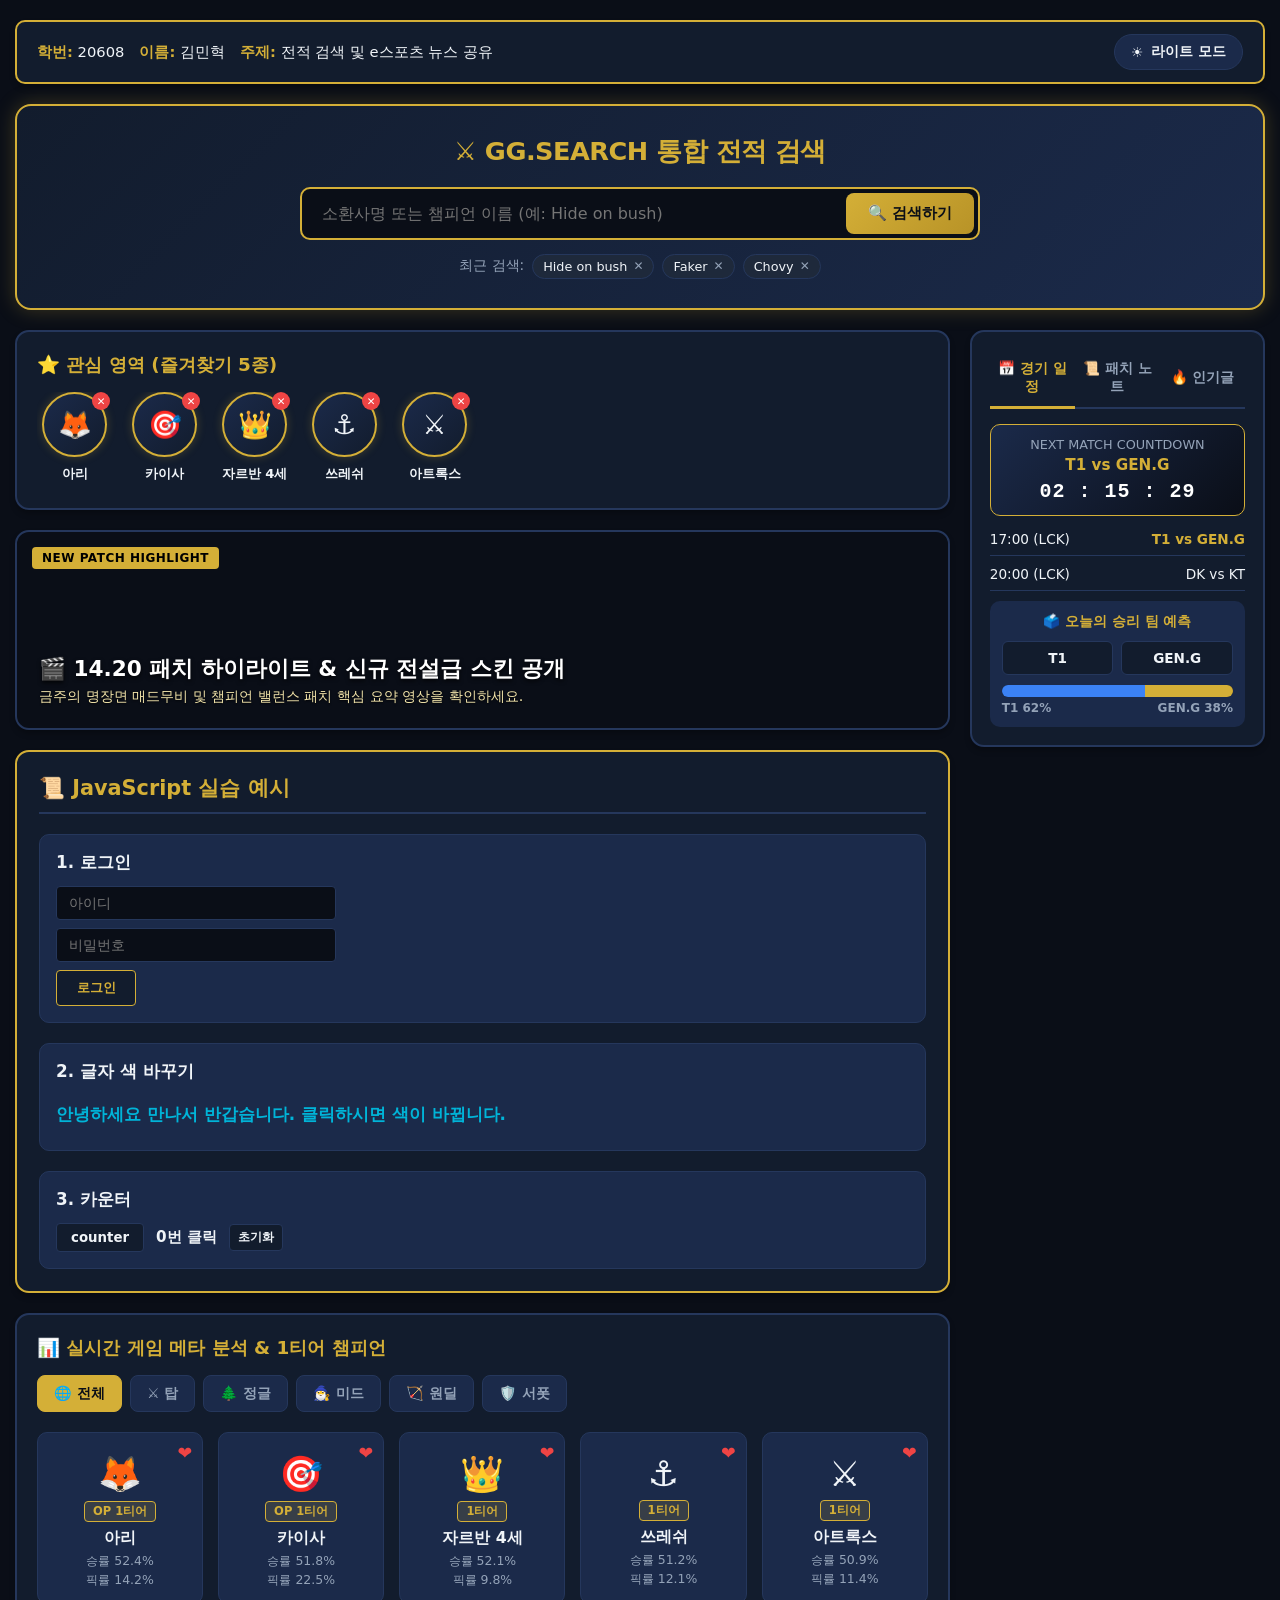
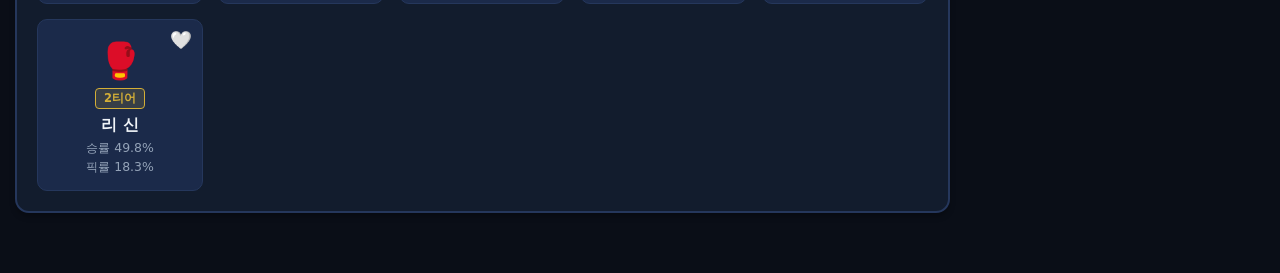
<file: index.html>
<!DOCTYPE html>
<html lang="ko">
<head>
  <meta charset="UTF-8">
  <meta name="viewport" content="width=device-width, initial-scale=1.0">
  <title>GG.SEARCH - 전적 검색 및 JavaScript 예시</title>
  <style>
    :root {
      --bg-dark: #0a0e17;
      --card-navy: #121c2d;
      --accent-navy: #1b2a4a;
      --border-navy: #25375c;
      --gold-main: #d4af37;
      --gold-light: #f3e5ab;
      --gold-hover: #b89327;
      --gold-glow: rgba(212, 175, 55, 0.25);
      --text-main: #f0f4f8;
      --text-muted: #94a3b8;
      --win-blue: #3b82f6;
      --chip-bg: #1e293b;
      --heart-active: #ef4444;
      --shadow-sm: 0 4px 6px -1px rgba(0, 0, 0, 0.3);
      --shadow-lg: 0 10px 25px -5px rgba(0, 0, 0, 0.5);
    }

    body.light-mode {
      --bg-dark: #f1f5f9;
      --card-navy: #ffffff;
      --accent-navy: #e2e8f0;
      --border-navy: #cbd5e1;
      --gold-main: #b8860b;
      --gold-light: #785202;
      --gold-hover: #966c06;
      --gold-glow: rgba(184, 134, 11, 0.15);
      --text-main: #0f172a;
      --text-muted: #64748b;
      --win-blue: #2563eb;
      --chip-bg: #e2e8f0;
      --shadow-sm: 0 4px 6px -1px rgba(0, 0, 0, 0.05);
      --shadow-lg: 0 10px 25px -5px rgba(0, 0, 0, 0.1);
    }

    * {
      box-sizing: border-box;
      margin: 0;
      padding: 0;
      font-family: 'Pretendard', -apple-system, BlinkMacSystemFont, system-ui, Roboto, sans-serif;
      transition: background-color 0.25s ease, color 0.25s ease, border-color 0.25s ease;
    }

    body {
      background-color: var(--bg-dark);
      color: var(--text-main);
      display: flex;
      flex-direction: column;
      align-items: center;
      min-height: 100vh;
      padding: 20px 15px 60px 15px;
    }

    .container {
      width: 100%;
      max-width: 1280px;
      display: flex;
      flex-direction: column;
      gap: 20px;
    }

    /* 학번/이름 정보 상단 바 */
    .info-header {
      background: var(--card-navy);
      border: 2px solid var(--gold-main);
      border-radius: 10px;
      padding: 12px 20px;
      display: flex;
      justify-content: space-between;
      align-items: center;
      box-shadow: var(--shadow-sm);
      flex-wrap: wrap;
      gap: 10px;
    }

    .info-details {
      display: flex;
      align-items: center;
      gap: 15px;
      font-size: 0.92rem;
      flex-wrap: wrap;
    }

    .info-details span {
      color: var(--gold-main);
      font-weight: 700;
    }

    .theme-toggle-btn {
      background: var(--accent-navy);
      border: 1px solid var(--border-navy);
      color: var(--text-main);
      padding: 8px 16px;
      border-radius: 20px;
      cursor: pointer;
      font-weight: 600;
      font-size: 0.85rem;
      display: flex;
      align-items: center;
      gap: 8px;
    }

    .theme-toggle-btn:hover {
      border-color: var(--gold-main);
      color: var(--gold-main);
    }

    /* 1. 헤더 영역 & 검색창 */
    .header-section {
      background: linear-gradient(135deg, var(--card-navy) 0%, var(--accent-navy) 100%);
      border: 2px solid var(--gold-main);
      border-radius: 16px;
      padding: 28px 20px;
      text-align: center;
      box-shadow: 0 0 20px var(--gold-glow);
      position: relative;
    }

    .search-title {
      color: var(--gold-main);
      font-size: 1.6rem;
      margin-bottom: 18px;
      font-weight: 800;
      letter-spacing: -0.5px;
      display: flex;
      align-items: center;
      justify-content: center;
      gap: 10px;
    }

    .search-box-wrapper {
      max-width: 680px;
      margin: 0 auto;
      display: flex;
      flex-direction: column;
      gap: 12px;
    }

    .search-box {
      display: flex;
      position: relative;
      align-items: center;
      width: 100%;
    }

    .search-input {
      width: 100%;
      padding: 15px 120px 15px 20px;
      border-radius: 10px;
      border: 2px solid var(--gold-main);
      background-color: var(--bg-dark);
      color: var(--text-main);
      font-size: 1rem;
      outline: none;
    }

    .search-input:focus {
      box-shadow: 0 0 12px var(--gold-glow);
    }

    .clear-btn {
      position: absolute;
      right: 110px;
      background: none;
      border: none;
      color: var(--text-muted);
      font-size: 1rem;
      cursor: pointer;
      display: none;
      padding: 5px;
    }

    .clear-btn:hover {
      color: var(--text-main);
    }

    .search-btn {
      position: absolute;
      right: 6px;
      padding: 10px 22px;
      background: linear-gradient(135deg, var(--gold-main) 0%, var(--gold-hover) 100%);
      border: none;
      border-radius: 8px;
      color: #0a0e17;
      font-weight: 700;
      font-size: 0.95rem;
      cursor: pointer;
      display: flex;
      align-items: center;
      gap: 6px;
    }

    .search-btn:hover {
      transform: translateY(-1px);
      box-shadow: 0 4px 10px var(--gold-glow);
    }

    /* 최근 검색어 저장 칩 */
    .recent-searches {
      display: flex;
      align-items: center;
      gap: 8px;
      flex-wrap: wrap;
      justify-content: center;
      font-size: 0.85rem;
      color: var(--text-muted);
      min-height: 28px;
    }

    .search-chip {
      background-color: var(--chip-bg);
      border: 1px solid var(--border-navy);
      color: var(--text-main);
      padding: 4px 10px;
      border-radius: 15px;
      display: flex;
      align-items: center;
      gap: 6px;
      cursor: pointer;
      font-size: 0.8rem;
    }

    .search-chip:hover {
      border-color: var(--gold-main);
    }

    .chip-remove {
      color: var(--text-muted);
      font-size: 0.75rem;
    }

    .chip-remove:hover {
      color: var(--heart-active);
    }

    /* 본문 및 사이드바 반응형 레이아웃 */
    .content-wrapper {
      display: flex;
      gap: 20px;
    }

    .main-content {
      flex: 3.8;
      display: flex;
      flex-direction: column;
      gap: 20px;
    }

    /* 4. 관심 영역 (개인화 즐겨찾기) */
    .favorite-section {
      background-color: var(--card-navy);
      border: 2px solid var(--border-navy);
      border-radius: 14px;
      padding: 20px;
      box-shadow: var(--shadow-sm);
    }

    .section-header {
      display: flex;
      justify-content: space-between;
      align-items: center;
      margin-bottom: 15px;
    }

    .section-title {
      font-size: 1.15rem;
      color: var(--gold-main);
      font-weight: 700;
      display: flex;
      align-items: center;
      gap: 8px;
    }

    .favorite-icons {
      display: flex;
      justify-content: flex-start;
      align-items: center;
      gap: 15px;
      overflow-x: auto;
      padding-bottom: 5px;
    }

    .fav-item {
      display: flex;
      flex-direction: column;
      align-items: center;
      gap: 8px;
      min-width: 75px;
      cursor: pointer;
      position: relative;
    }

    .fav-circle {
      width: 65px;
      height: 65px;
      border-radius: 50%;
      background: linear-gradient(135deg, var(--accent-navy) 0%, var(--card-navy) 100%);
      border: 2px solid var(--gold-main);
      box-shadow: 0 0 10px var(--gold-glow);
      display: flex;
      justify-content: center;
      align-items: center;
      font-size: 1.7rem;
    }

    .fav-item:hover .fav-circle {
      transform: translateY(-3px);
      box-shadow: 0 6px 15px var(--gold-glow);
    }

    .fav-name {
      font-size: 0.82rem;
      color: var(--text-main);
      font-weight: 600;
      text-align: center;
      white-space: nowrap;
    }

    .fav-remove-btn {
      position: absolute;
      top: 0;
      right: 2px;
      background: var(--heart-active);
      color: #fff;
      border: none;
      border-radius: 50%;
      width: 18px;
      height: 18px;
      font-size: 0.65rem;
      cursor: pointer;
      display: flex;
      align-items: center;
      justify-content: center;
    }

    /* 5. 하이라이트 배너 */
    .highlight-banner {
      background: linear-gradient(180deg, rgba(10,14,23,0.3) 0%, rgba(10,14,23,0.95) 100%), url('https://picsum.photos/900/320?game') center/cover;
      border: 2px solid var(--border-navy);
      border-radius: 14px;
      height: 200px;
      display: flex;
      flex-direction: column;
      justify-content: flex-end;
      padding: 22px;
      position: relative;
      overflow: hidden;
      box-shadow: var(--shadow-sm);
    }

    .banner-badge {
      position: absolute;
      top: 15px;
      left: 15px;
      background-color: var(--gold-main);
      color: #000;
      font-weight: 800;
      font-size: 0.75rem;
      padding: 4px 10px;
      border-radius: 4px;
      letter-spacing: 0.5px;
    }

    .banner-title {
      font-size: 1.35rem;
      color: #ffffff;
      font-weight: 800;
      text-shadow: 0 2px 4px rgba(0,0,0,0.8);
    }

    .banner-desc {
      color: var(--gold-light);
      font-size: 0.9rem;
      margin-top: 4px;
      text-shadow: 0 1px 2px rgba(0,0,0,0.8);
    }

    /* 메인 피드 & 포지션 필터 */
    .meta-feed {
      background-color: var(--card-navy);
      border: 2px solid var(--border-navy);
      border-radius: 14px;
      padding: 20px;
      box-shadow: var(--shadow-sm);
    }

    .position-filter-bar {
      display: flex;
      gap: 8px;
      margin: 15px 0 20px 0;
      flex-wrap: wrap;
    }

    .filter-btn {
      background: var(--accent-navy);
      border: 1px solid var(--border-navy);
      color: var(--text-muted);
      padding: 8px 16px;
      border-radius: 8px;
      cursor: pointer;
      font-weight: 600;
      font-size: 0.88rem;
      display: flex;
      align-items: center;
      gap: 6px;
    }

    .filter-btn.active, .filter-btn:hover {
      background: var(--gold-main);
      color: #0a0e17;
      border-color: var(--gold-main);
      font-weight: 700;
    }

    .champion-grid {
      display: grid;
      grid-template-columns: repeat(auto-fill, minmax(150px, 1fr));
      gap: 15px;
    }

    .champ-card {
      background-color: var(--accent-navy);
      border: 1px solid var(--border-navy);
      border-radius: 10px;
      padding: 14px;
      text-align: center;
      position: relative;
      display: flex;
      flex-direction: column;
      align-items: center;
    }

    .champ-card:hover {
      border-color: var(--gold-main);
      transform: translateY(-2px);
    }

    .heart-btn {
      position: absolute;
      top: 10px;
      right: 10px;
      background: none;
      border: none;
      color: var(--text-muted);
      font-size: 1.1rem;
      cursor: pointer;
    }

    .heart-btn.active {
      color: var(--heart-active);
    }

    .champ-avatar {
      font-size: 2.2rem;
      margin: 6px 0;
    }

    .champ-badge {
      background-color: rgba(212, 175, 55, 0.15);
      color: var(--gold-main);
      font-weight: 700;
      font-size: 0.72rem;
      padding: 2px 8px;
      border-radius: 4px;
      border: 1px solid var(--gold-main);
    }

    .champ-name {
      font-size: 0.98rem;
      font-weight: 700;
      margin: 6px 0 4px 0;
    }

    .champ-stats {
      font-size: 0.78rem;
      color: var(--text-muted);
      display: flex;
      flex-direction: column;
      gap: 2px;
    }

    /* 📌 JavaScript 실습 예시 3가지 전용 섹션 */
    .js-demo-section {
      background-color: var(--card-navy);
      border: 2px solid var(--gold-main);
      border-radius: 14px;
      padding: 22px;
      box-shadow: var(--shadow-sm);
      display: flex;
      flex-direction: column;
      gap: 20px;
    }

    .js-demo-title {
      font-size: 1.3rem;
      font-weight: 800;
      color: var(--gold-main);
      border-bottom: 2px solid var(--border-navy);
      padding-bottom: 10px;
    }

    .js-example-box {
      background-color: var(--accent-navy);
      border: 1px solid var(--border-navy);
      border-radius: 10px;
      padding: 16px;
      display: flex;
      flex-direction: column;
      gap: 12px;
    }

    .js-example-header {
      font-size: 1.05rem;
      font-weight: 700;
      color: var(--text-main);
    }

    /* 1. 로그인 폼 */
    .login-form {
      display: flex;
      flex-direction: column;
      gap: 8px;
      max-width: 280px;
    }

    .login-input {
      padding: 8px 12px;
      border: 1px solid var(--border-navy);
      border-radius: 4px;
      background-color: var(--bg-dark);
      color: var(--text-main);
      font-size: 0.9rem;
      outline: none;
    }

    .login-input:focus {
      border-color: var(--gold-main);
    }

    .login-btn {
      padding: 8px;
      background-color: var(--card-navy);
      border: 1px solid var(--gold-main);
      color: var(--gold-main);
      font-weight: bold;
      border-radius: 4px;
      cursor: pointer;
      width: 80px;
    }

    .login-btn:hover {
      background-color: var(--gold-main);
      color: #000;
    }

    /* 2. 글자 색 바꾸기 */
    .color-change-text {
      font-size: 1.05rem;
      font-weight: 700;
      color: #00b4d8;
      cursor: pointer;
      user-select: none;
      padding: 8px 0;
      transition: color 0.2s ease;
    }

    /* 3. 카운터 */
    .counter-wrapper {
      display: flex;
      align-items: center;
      gap: 12px;
    }

    .counter-btn {
      padding: 6px 14px;
      background-color: var(--card-navy);
      border: 1px solid var(--border-navy);
      color: var(--text-main);
      border-radius: 4px;
      cursor: pointer;
      font-weight: bold;
    }

    .counter-btn:hover {
      border-color: var(--gold-main);
      color: var(--gold-main);
    }

    /* 2. 사이드바 영역 (탭, 타이머, 승패예측) */
    .side-menu {
      flex: 1.2;
      min-width: 280px;
      display: flex;
      flex-direction: column;
      gap: 18px;
    }

    .side-card {
      background-color: var(--card-navy);
      border: 2px solid var(--border-navy);
      border-radius: 14px;
      padding: 18px;
      box-shadow: var(--shadow-sm);
    }

    /* 사이드바 탭 메뉴 */
    .tab-header {
      display: flex;
      border-bottom: 2px solid var(--border-navy);
      margin-bottom: 15px;
    }

    .tab-btn {
      flex: 1;
      padding: 10px 4px;
      background: none;
      border: none;
      color: var(--text-muted);
      font-weight: 700;
      font-size: 0.85rem;
      cursor: pointer;
      border-bottom: 3px solid transparent;
      margin-bottom: -2px;
    }

    .tab-btn.active {
      color: var(--gold-main);
      border-bottom-color: var(--gold-main);
    }

    .tab-content {
      display: none;
    }

    .tab-content.active {
      display: block;
    }

    /* LCK 카운트다운 타이머 */
    .timer-box {
      background: linear-gradient(135deg, var(--accent-navy) 0%, var(--bg-dark) 100%);
      border: 1px solid var(--gold-main);
      border-radius: 10px;
      padding: 12px;
      text-align: center;
      margin-bottom: 15px;
    }

    .timer-title {
      font-size: 0.8rem;
      color: var(--text-muted);
      margin-bottom: 4px;
    }

    .timer-match {
      font-weight: 700;
      color: var(--gold-main);
      font-size: 0.95rem;
      margin-bottom: 6px;
    }

    .timer-clock {
      font-family: monospace;
      font-size: 1.25rem;
      font-weight: 800;
      color: #ffffff;
      letter-spacing: 1px;
    }

    /* LCK 승패 예측 투표 */
    .poll-section {
      background: var(--accent-navy);
      border-radius: 10px;
      padding: 12px;
      margin-top: 10px;
    }

    .poll-title {
      font-size: 0.85rem;
      font-weight: 700;
      color: var(--gold-main);
      margin-bottom: 10px;
      text-align: center;
    }

    .poll-buttons {
      display: flex;
      gap: 8px;
    }

    .poll-btn {
      flex: 1;
      padding: 8px;
      border: 1px solid var(--border-navy);
      background-color: var(--card-navy);
      color: var(--text-main);
      border-radius: 6px;
      cursor: pointer;
      font-weight: 700;
      font-size: 0.85rem;
    }

    .poll-btn:hover {
      border-color: var(--gold-main);
      color: var(--gold-main);
    }

    .poll-result-bar {
      margin-top: 10px;
      background-color: var(--bg-dark);
      border-radius: 6px;
      height: 12px;
      display: flex;
      overflow: hidden;
    }

    .poll-fill-t1 {
      background-color: #3b82f6;
      height: 100%;
      width: 50%;
      transition: width 0.5s ease;
    }

    .poll-fill-gen {
      background-color: var(--gold-main);
      height: 100%;
      width: 50%;
      transition: width 0.5s ease;
    }

    .poll-percentages {
      display: flex;
      justify-content: space-between;
      font-size: 0.75rem;
      margin-top: 4px;
      color: var(--text-muted);
      font-weight: 600;
    }

    /* 사이드 리스트 */
    .side-list {
      list-style: none;
      display: flex;
      flex-direction: column;
      gap: 10px;
      font-size: 0.85rem;
    }

    .side-list li {
      display: flex;
      justify-content: space-between;
      align-items: center;
      padding-bottom: 8px;
      border-bottom: 1px solid var(--border-navy);
    }

    /* 로딩 스피너 오버레이 */
    .loading-overlay {
      position: fixed;
      top: 0;
      left: 0;
      width: 100vw;
      height: 100vh;
      background: rgba(10, 14, 23, 0.75);
      backdrop-filter: blur(4px);
      display: none;
      justify-content: center;
      align-items: center;
      flex-direction: column;
      z-index: 9999;
    }

    .spinner {
      width: 50px;
      height: 50px;
      border: 5px solid var(--border-navy);
      border-top: 5px solid var(--gold-main);
      border-radius: 50%;
      animation: spin 0.8s linear infinite;
    }

    @keyframes spin {
      0% { transform: rotate(0deg); }
      100% { transform: rotate(360deg); }
    }

    .loading-text {
      margin-top: 15px;
      color: var(--gold-main);
      font-weight: 700;
      font-size: 1.05rem;
    }

    /* TOP 플로팅 버튼 */
    .top-btn {
      position: fixed;
      bottom: 25px;
      right: 25px;
      width: 48px;
      height: 48px;
      background: var(--gold-main);
      color: #0a0e17;
      border: none;
      border-radius: 50%;
      box-shadow: 0 4px 15px var(--gold-glow);
      font-size: 1.2rem;
      cursor: pointer;
      display: none;
      justify-content: center;
      align-items: center;
      z-index: 100;
    }

    .top-btn:hover {
      transform: translateY(-3px);
      background: var(--gold-light);
    }

    /* 토스트 알림 메시지 */
    .toast-container {
      position: fixed;
      bottom: 25px;
      left: 25px;
      display: flex;
      flex-direction: column;
      gap: 10px;
      z-index: 9999;
    }

    .toast {
      background: var(--card-navy);
      color: var(--text-main);
      border-left: 4px solid var(--gold-main);
      padding: 12px 18px;
      border-radius: 6px;
      box-shadow: var(--shadow-lg);
      font-size: 0.9rem;
      font-weight: 600;
      display: flex;
      align-items: center;
      gap: 10px;
      animation: slideIn 0.3s ease, fadeOut 0.3s ease 2.7s forwards;
    }

    @keyframes slideIn {
      from { transform: translateX(-100%); opacity: 0; }
      to { transform: translateX(0); opacity: 1; }
    }

    @keyframes fadeOut {
      from { opacity: 1; }
      to { opacity: 0; }
    }

    /* 모바일 반응형 */
    @media (max-width: 900px) {
      .content-wrapper {
        flex-direction: column;
      }
      .side-menu {
        width: 100%;
      }
    }
  </style>
</head>
<body>

  <!-- 로딩 스피너 오버레이 -->
  <div class="loading-overlay" id="loadingOverlay">
    <div class="spinner"></div>
    <div class="loading-text">전적 및 매치 데이터를 분석하는 중...</div>
  </div>

  <!-- 토스트 알림 컨테이너 -->
  <div class="toast-container" id="toastContainer"></div>

  <!-- 맨 위로 가기 버튼 -->
  <button class="top-btn" id="topBtn" onclick="scrollToTop()">▲</button>

  <div class="container">
    
    <!-- 학번/이름 및 디자인 목표 상단바 -->
    <div class="info-header">
      <div class="info-details">
        <div><span>학번:</span> 20608</div>
        <div><span>이름:</span> 김민혁</div>
        <div><span>주제:</span> 전적 검색 및 e스포츠 뉴스 공유</div>
      </div>
      <button class="theme-toggle-btn" onclick="toggleTheme()">
        <span id="themeIcon">☀️</span> <span id="themeText">라이트 모드</span>
      </button>
    </div>

    <!-- 1. 헤더 영역 (통합 전적 검색) -->
    <header class="header-section">
      <div class="search-title">⚔️ GG.SEARCH 통합 전적 검색</div>
      <div class="search-box-wrapper">
        <div class="search-box">
          <input type="text" class="search-input" id="searchInput" placeholder="소환사명 또는 챔피언 이름 (예: Hide on bush)" onkeyup="handleKeyUp(event)" oninput="toggleClearBtn()">
          <button class="clear-btn" id="clearBtn" onclick="clearSearchInput()">✕</button>
          <button class="search-btn" onclick="executeSearch()">🔍 검색하기</button>
        </div>
        <!-- 최근 검색어 저장 영역 (LocalStorage) -->
        <div class="recent-searches" id="recentSearches">
          <span>최근 검색:</span>
          <!-- 스크립트로 태그 삽입됨 -->
        </div>
      </div>
    </header>

    <!-- 메인 레이아웃 (본문 80% + 사이드 20%) -->
    <div class="content-wrapper">
      
      <!-- 3. 본문 영역 -->
      <main class="main-content">
        
        <!-- 4. 관심 영역 (모스트 챔피언/프로게이머) -->
        <section class="favorite-section">
          <div class="section-header">
            <div class="section-title">⭐ 관심 영역 (즐겨찾기 5종)</div>
          </div>
          <div class="favorite-icons" id="favoriteIcons">
            <!-- 자바스크립트로 동적 렌더링됨 -->
          </div>
        </section>

        <!-- 5. 하이라이트 영상/스킨 중앙 배치 -->
        <section class="highlight-banner">
          <span class="banner-badge">NEW PATCH HIGHLIGHT</span>
          <div class="banner-title">🎬 14.20 패치 하이라이트 & 신규 전설급 스킨 공개</div>
          <div class="banner-desc">금주의 명장면 매드무비 및 챔피언 밸런스 패치 핵심 요약 영상을 확인하세요.</div>
        </section>

        <!-- 📌 [추가됨] JavaScript 실습 예시 3가지 섹션 -->
        <section class="js-demo-section">
          <div class="js-demo-title">📜 JavaScript 실습 예시</div>

          <!-- 예시 1. 로그인 -->
          <div class="js-example-box">
            <div class="js-example-header">1. 로그인</div>
            <div class="login-form">
              <input type="text" id="loginId" class="login-input" placeholder="아이디">
              <input type="password" id="loginPw" class="login-input" placeholder="비밀번호">
              <button class="login-btn" onclick="handleDemoLogin()">로그인</button>
            </div>
          </div>

          <!-- 예시 2. 글자 색 바꾸기 -->
          <div class="js-example-box">
            <div class="js-example-header">2. 글자 색 바꾸기</div>
            <div class="color-change-text" id="colorText" onclick="changeTextColor()">
              안녕하세요 만나서 반갑습니다. 클릭하시면 색이 바뀝니다.
            </div>
          </div>

          <!-- 예시 3. 카운터 -->
          <div class="js-example-box">
            <div class="js-example-header">3. 카운터</div>
            <div class="counter-wrapper">
              <button class="counter-btn" onclick="incrementCounter()">counter</button>
              <span id="counterText" style="font-weight: bold; font-size: 0.95rem;">0번 클릭</span>
              <button class="counter-btn" style="font-size:0.75rem; padding:4px 8px;" onclick="resetCounter()">초기화</button>
            </div>
          </div>
        </section>

        <!-- 메인 피드 (포지션 필터 & 1티어 챔피언) -->
        <section class="meta-feed">
          <div class="section-title">📊 실시간 게임 메타 분석 & 1티어 챔피언</div>
          
          <!-- 포지션 필터 버튼 -->
          <div class="position-filter-bar">
            <button class="filter-btn active" onclick="filterPosition('ALL', this)">🌐 전체</button>
            <button class="filter-btn" onclick="filterPosition('TOP', this)">⚔️ 탑</button>
            <button class="filter-btn" onclick="filterPosition('JGL', this)">🌲 정글</button>
            <button class="filter-btn" onclick="filterPosition('MID', this)">🧙‍♂️ 미드</button>
            <button class="filter-btn" onclick="filterPosition('ADC', this)">🏹 원딜</button>
            <button class="filter-btn" onclick="filterPosition('SUP', this)">🛡️ 서폿</button>
          </div>

          <!-- 챔피언 그리드 -->
          <div class="champion-grid" id="championGrid">
            <!-- JS 동적 생성 -->
          </div>
        </section>

      </main>

      <!-- 2. 사이드 메뉴 -->
      <aside class="side-menu">
        
        <div class="side-card">
          <!-- 탭 헤더 -->
          <div class="tab-header">
            <button class="tab-btn active" onclick="switchTab('tab-schedule', this)">📅 경기 일정</button>
            <button class="tab-btn" onclick="switchTab('tab-patch', this)">📜 패치 노트</button>
            <button class="tab-btn" onclick="switchTab('tab-community', this)">🔥 인기글</button>
          </div>

          <!-- 탭 1: 경기 일정 & 타이머 & 승패예측 -->
          <div class="tab-content active" id="tab-schedule">
            <div class="timer-box">
              <div class="timer-title">NEXT MATCH COUNTDOWN</div>
              <div class="timer-match">T1 vs GEN.G</div>
              <div class="timer-clock" id="countdownClock">02 : 15 : 30</div>
            </div>

            <ul class="side-list">
              <li><span>17:00 (LCK)</span> <strong style="color:var(--gold-main)">T1 vs GEN.G</strong></li>
              <li><span>20:00 (LCK)</span> <span>DK vs KT</span></li>
            </ul>

            <!-- 승패 예측 투표 -->
            <div class="poll-section">
              <div class="poll-title">🗳️ 오늘의 승리 팀 예측</div>
              <div class="poll-buttons">
                <button class="poll-btn" id="btnVoteT1" onclick="vote('T1')">T1</button>
                <button class="poll-btn" id="btnVoteGen" onclick="vote('GEN')">GEN.G</button>
              </div>
              <div class="poll-result-bar">
                <div class="poll-fill-t1" id="fillT1"></div>
                <div class="poll-fill-gen" id="fillGen"></div>
              </div>
              <div class="poll-percentages">
                <span id="textPercentT1">T1 50%</span>
                <span id="textPercentGen">GEN.G 50%</span>
              </div>
            </div>
          </div>

          <!-- 탭 2: 패치 노트 -->
          <div class="tab-content" id="tab-patch">
            <ul class="side-list">
              <li><span>14.20 패치</span> <span>챔피언 밸런스 조정</span></li>
              <li><span>신규 스킨</span> <span>용의 유산 라인업</span></li>
              <li><span>아이템</span> <span>지평선의 메아리 버프</span></li>
            </ul>
          </div>

          <!-- 탭 3: 커뮤니티 인기글 -->
          <div class="tab-content" id="tab-community">
            <ul class="side-list">
              <li><span>솔랭 티어 올리는 팁 5가지</span></li>
              <li><span>이번 패치 최대 수혜 챔피언</span></li>
              <li><span>프로게이머 단편 영화 리뷰</span></li>
            </ul>
          </div>

        </div>

      </aside>

    </div>
  </div>

  <script>
    // --- 1. 데이터 세팅 ---
    const champions = [
      { id: 'ahri', name: '아리', pos: 'MID', icon: '🦊', tier: 'OP 1티어', winRate: '52.4%', pickRate: '14.2%' },
      { id: 'kaisa', name: '카이사', pos: 'ADC', icon: '🎯', tier: 'OP 1티어', winRate: '51.8%', pickRate: '22.5%' },
      { id: 'j4', name: '자르반 4세', pos: 'JGL', icon: '👑', tier: '1티어', winRate: '52.1%', pickRate: '9.8%' },
      { id: 'thresh', name: '쓰레쉬', pos: 'SUP', icon: '⚓', tier: '1티어', winRate: '51.2%', pickRate: '12.1%' },
      { id: 'aatrox', name: '아트록스', pos: 'TOP', icon: '⚔️', tier: '1티어', winRate: '50.9%', pickRate: '11.4%' },
      { id: 'leesin', name: '리 신', pos: 'JGL', icon: '🥊', tier: '2티어', winRate: '49.8%', pickRate: '18.3%' }
    ];

    let favoriteChamps = ['ahri', 'kaisa', 'j4', 'thresh', 'aatrox'];
    let recentSearchList = JSON.parse(localStorage.getItem('gg_searches')) || ['Hide on bush', 'Faker', 'Chovy'];
    let voteCounts = { T1: 62, GEN: 38 };
    let clickCount = 0; // JS 예시 3. 카운터 변수

    // --- 2. 초기화 실행 ---
    document.addEventListener('DOMContentLoaded', () => {
      renderRecentSearches();
      renderFavorites();
      renderChampions('ALL');
      startCountdownTimer();
      updatePollUI();

      window.addEventListener('scroll', () => {
        const topBtn = document.getElementById('topBtn');
        if (window.scrollY > 300) topBtn.style.display = 'flex';
        else topBtn.style.display = 'none';
      });
    });

    // --- 3. JavaScript 예시 기능 3가지 ---
    
    // 예시 1: 로그인
    function handleDemoLogin() {
      const id = document.getElementById('loginId').value.trim();
      const pw = document.getElementById('loginPw').value.trim();

      if (!id || !pw) {
        showToast('⚠️ 아이디와 비밀번호를 입력해주세요.');
        return;
      }
      showToast(`🔑 [${id}]님 환영합니다! 로그인되었습니다.`);
    }

    // 예시 2: 글자 색 바꾸기
    const textColors = ['#00b4d8', '#d4af37', '#e63946', '#9d4edd', '#2a9d8f', '#f4a261'];
    let colorIndex = 0;

    function changeTextColor() {
      colorIndex = (colorIndex + 1) % textColors.length;
      const textElem = document.getElementById('colorText');
      textElem.style.color = textColors[colorIndex];
      showToast(`🎨 글자 색이 변경되었습니다. (${textColors[colorIndex]})`);
    }

    // 예시 3: 카운터
    function incrementCounter() {
      clickCount++;
      document.getElementById('counterText').innerText = `${clickCount}번 클릭`;
    }

    function resetCounter() {
      clickCount = 0;
      document.getElementById('counterText').innerText = `0번 클릭`;
      showToast('🔄 카운터가 초기화되었습니다.');
    }

    // --- 4. 검색 및 로딩 스피너 ---
    function handleKeyUp(e) {
      if (e.key === 'Enter') executeSearch();
    }

    function toggleClearBtn() {
      const val = document.getElementById('searchInput').value;
      document.getElementById('clearBtn').style.display = val ? 'block' : 'none';
    }

    function clearSearchInput() {
      document.getElementById('searchInput').value = '';
      toggleClearBtn();
    }

    function executeSearch() {
      const query = document.getElementById('searchInput').value.trim();
      if (!query) {
        showToast('⚠️ 검색할 소환사명이나 챔피언을 입력하세요.');
        return;
      }

      showLoading(true);
      setTimeout(() => {
        showLoading(false);
        addRecentSearch(query);
        showToast(`🔍 '${query}' 소환사의 전적 분석이 완료되었습니다.`);
      }, 800);
    }

    // --- 5. 최근 검색어 Storage ---
    function addRecentSearch(term) {
      recentSearchList = recentSearchList.filter(item => item !== term);
      recentSearchList.unshift(term);
      if (recentSearchList.length > 5) recentSearchList.pop();
      localStorage.setItem('gg_searches', JSON.stringify(recentSearchList));
      renderRecentSearches();
    }

    function removeRecentSearch(term, e) {
      e.stopPropagation();
      recentSearchList = recentSearchList.filter(item => item !== term);
      localStorage.setItem('gg_searches', JSON.stringify(recentSearchList));
      renderRecentSearches();
    }

    function renderRecentSearches() {
      const container = document.getElementById('recentSearches');
      container.innerHTML = '<span>최근 검색:</span>';
      recentSearchList.forEach(term => {
        const chip = document.createElement('div');
        chip.className = 'search-chip';
        chip.innerHTML = `${term} <span class="chip-remove" onclick="removeRecentSearch('${term}', event)">✕</span>`;
        chip.onclick = () => {
          document.getElementById('searchInput').value = term;
          toggleClearBtn();
          executeSearch();
        };
        container.appendChild(chip);
      });
    }

    // --- 6. 관심 영역 동적 렌더링 ---
    function renderFavorites() {
      const container = document.getElementById('favoriteIcons');
      container.innerHTML = '';
      favoriteChamps.forEach(id => {
        const champ = champions.find(c => c.id === id);
        if (champ) {
          const item = document.createElement('div');
          item.className = 'fav-item';
          item.innerHTML = `
            <button class="fav-remove-btn" onclick="toggleFavorite('${champ.id}', event)">✕</button>
            <div class="fav-circle">${champ.icon}</div>
            <div class="fav-name">${champ.name}</div>
          `;
          item.onclick = () => showToast(`${champ.name} 상세 페이지로 이동합니다.`);
          container.appendChild(item);
        }
      });
    }

    function toggleFavorite(id, e) {
      if (e) e.stopPropagation();
      if (favoriteChamps.includes(id)) {
        favoriteChamps = favoriteChamps.filter(item => item !== id);
        showToast('관심 챔피언에서 해제되었습니다.');
      } else {
        if (favoriteChamps.length >= 5) {
          showToast('⚠️ 관심 영역은 최대 5개까지 등록 가능합니다.');
          return;
        }
        favoriteChamps.push(id);
        showToast('⭐ 관심 챔피언으로 등록되었습니다.');
      }
      renderFavorites();
      renderChampions(currentPositionFilter);
    }

    // --- 7. 포지션 필터 & 챔피언 카드 ---
    let currentPositionFilter = 'ALL';

    function filterPosition(pos, btnElem) {
      currentPositionFilter = pos;
      document.querySelectorAll('.filter-btn').forEach(btn => btn.classList.remove('active'));
      btnElem.classList.add('active');
      renderChampions(pos);
    }

    function renderChampions(pos) {
      const grid = document.getElementById('championGrid');
      grid.innerHTML = '';
      const filtered = pos === 'ALL' ? champions : champions.filter(c => c.pos === pos);

      filtered.forEach(champ => {
        const isFav = favoriteChamps.includes(champ.id);
        const card = document.createElement('div');
        card.className = 'champ-card';
        card.innerHTML = `
          <button class="heart-btn ${isFav ? 'active' : ''}" onclick="toggleFavorite('${champ.id}', event)">
            ${isFav ? '❤️' : '🤍'}
          </button>
          <div class="champ-avatar">${champ.icon}</div>
          <div class="champ-badge">${champ.tier}</div>
          <div class="champ-name">${champ.name}</div>
          <div class="champ-stats">
            <span>승률 ${champ.winRate}</span>
            <span>픽률 ${champ.pickRate}</span>
          </div>
        `;
        grid.appendChild(card);
      });
    }

    // --- 8. 사이드바 탭 / 카운트다운 / 승패예측 ---
    function switchTab(tabId, btnElem) {
      document.querySelectorAll('.tab-btn').forEach(btn => btn.classList.remove('active'));
      document.querySelectorAll('.tab-content').forEach(content => content.classList.remove('active'));
      btnElem.classList.add('active');
      document.getElementById(tabId).classList.add('active');
    }

    function startCountdownTimer() {
      let seconds = 8130;
      setInterval(() => {
        seconds--;
        if (seconds < 0) seconds = 8130;
        const h = String(Math.floor(seconds / 3600)).padStart(2, '0');
        const m = String(Math.floor((seconds % 3600) / 60)).padStart(2, '0');
        const s = String(seconds % 60).padStart(2, '0');
        document.getElementById('countdownClock').innerText = `${h} : ${m} : ${s}`;
      }, 1000);
    }

    function vote(team) {
      voteCounts[team]++;
      updatePollUI();
      document.getElementById('btnVoteT1').classList.toggle('voted', team === 'T1');
      document.getElementById('btnVoteGen').classList.toggle('voted', team === 'GEN');
      showToast(`🗳️ ${team === 'T1' ? 'T1' : 'GEN.G'}팀에 투표하셨습니다.`);
    }

    function updatePollUI() {
      const total = voteCounts.T1 + voteCounts.GEN;
      const t1Pct = Math.round((voteCounts.T1 / total) * 100);
      const genPct = 100 - t1Pct;

      document.getElementById('fillT1').style.width = `${t1Pct}%`;
      document.getElementById('fillGen').style.width = `${genPct}%`;
      document.getElementById('textPercentT1').innerText = `T1 ${t1Pct}%`;
      document.getElementById('textPercentGen').innerText = `GEN.G ${genPct}%`;
    }

    // --- 9. 기타 유틸 (다크모드, 토스트, 스크롤) ---
    function toggleTheme() {
      document.body.classList.toggle('light-mode');
      const isLight = document.body.classList.contains('light-mode');
      document.getElementById('themeIcon').innerText = isLight ? '🌙' : '☀️';
      document.getElementById('themeText').innerText = isLight ? '다크 모드' : '라이트 모드';
    }

    function showLoading(show) {
      document.getElementById('loadingOverlay').style.display = show ? 'flex' : 'none';
    }

    function scrollToTop() {
      window.scrollTo({ top: 0, behavior: 'smooth' });
    }

    function showToast(msg) {
      const container = document.getElementById('toastContainer');
      const toast = document.createElement('div');
      toast.className = 'toast';
      toast.innerHTML = `<span>📢</span> <span>${msg}</span>`;
      container.appendChild(toast);
      setTimeout(() => toast.remove(), 3000);
    }
  </script>
</body>
</html>
</file>
